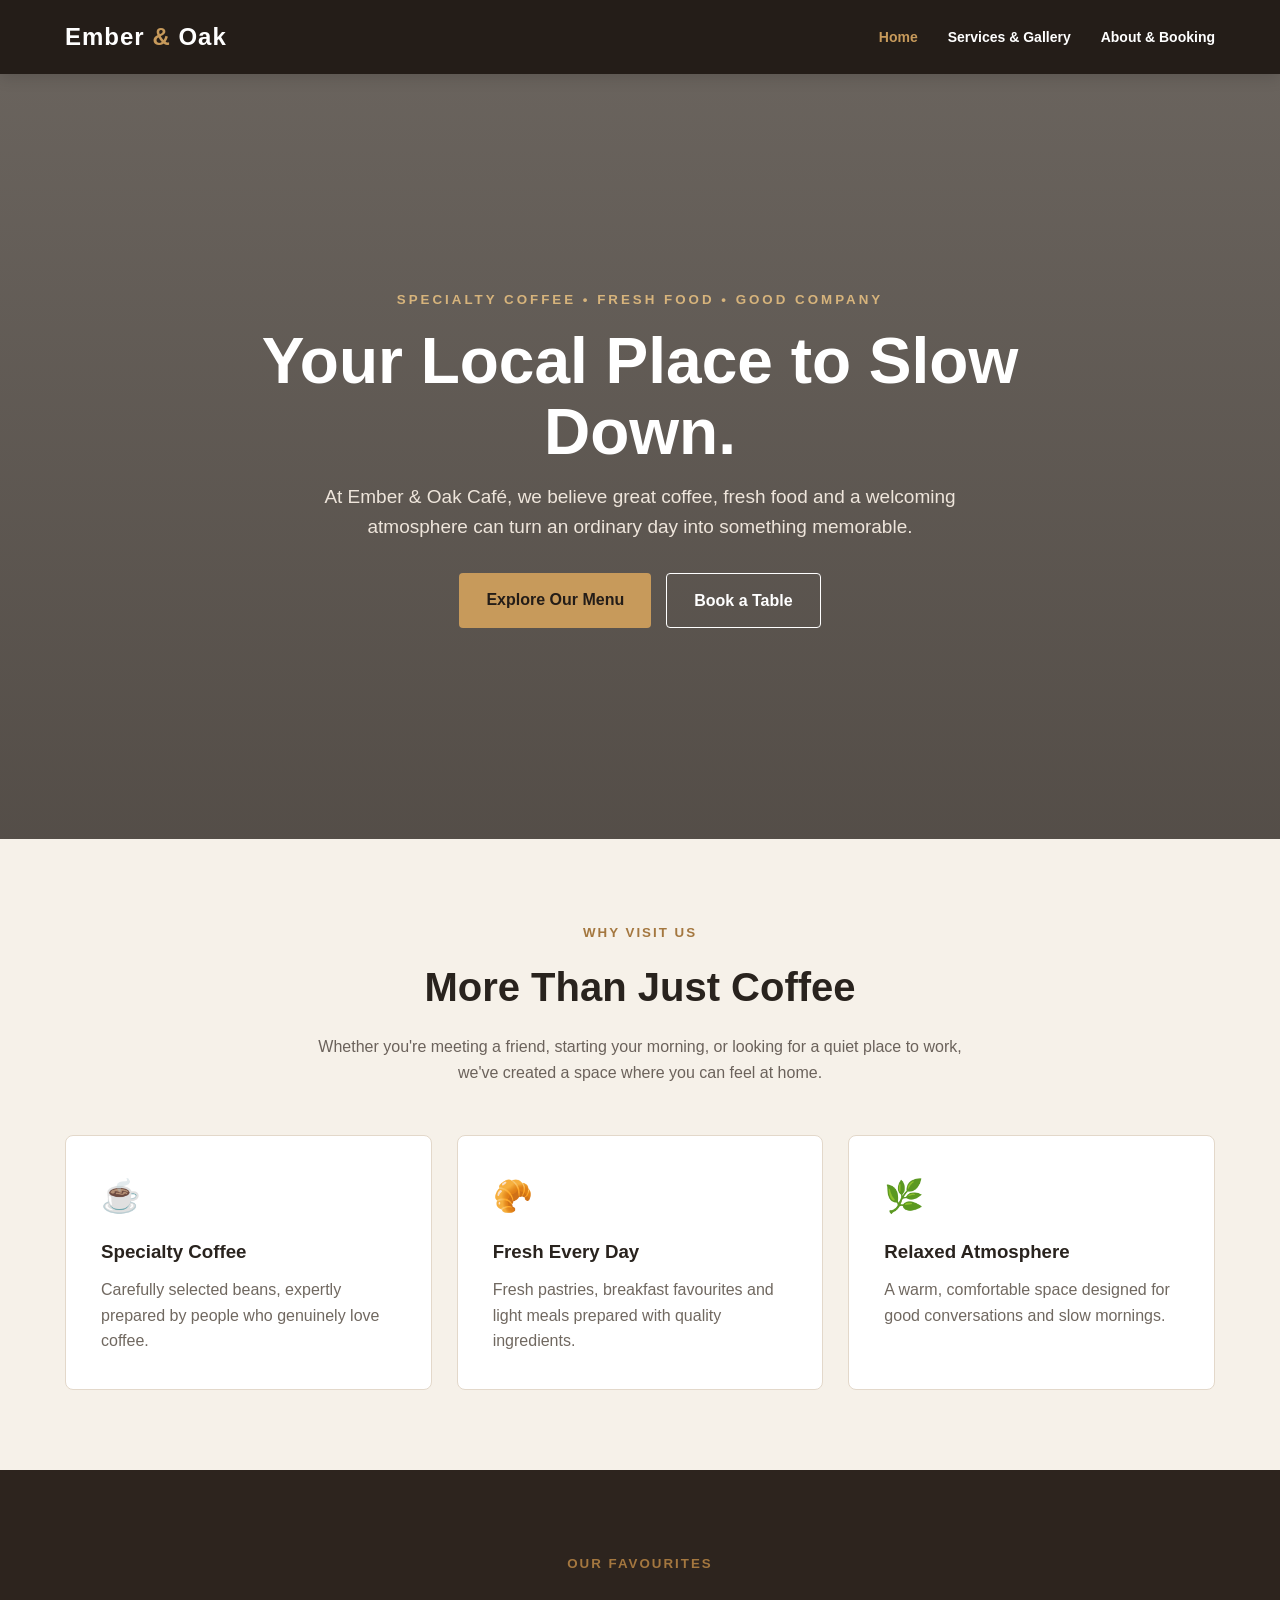
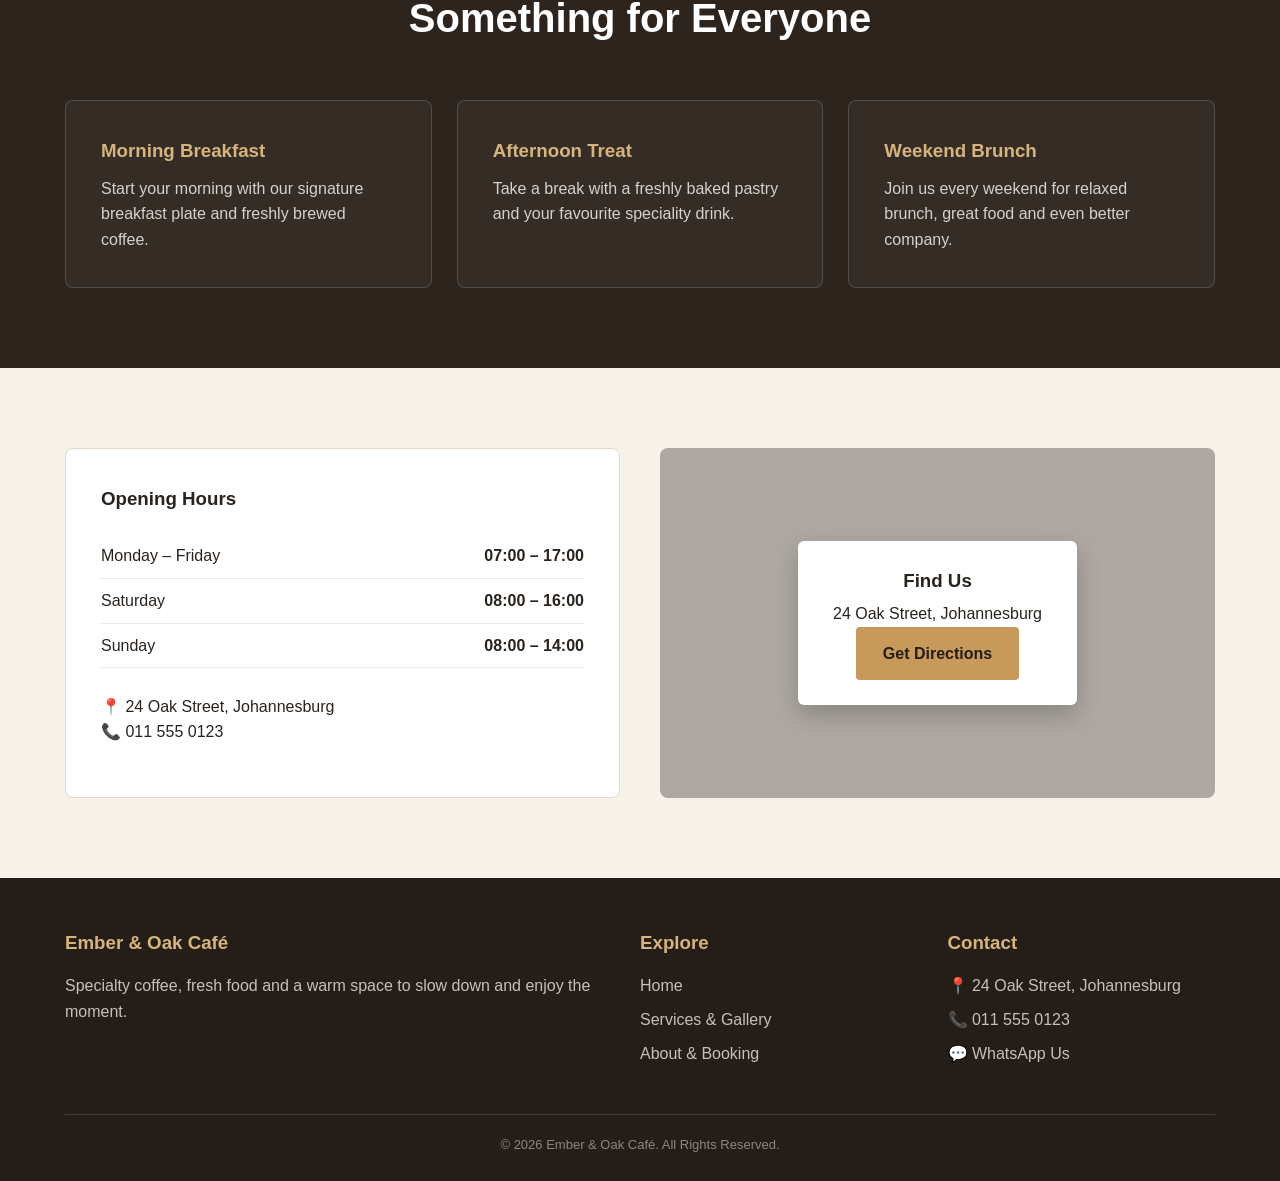
<file: index.html>
<!DOCTYPE html>
<html lang="en">
<head>
    <meta charset="UTF-8">
    <meta name="viewport" content="width=device-width, initial-scale=1.0">

    <title>Ember & Oak Café | Home</title>

    <link rel="stylesheet" href="style.css">
</head>

<body>

<!-- =========================
     NAVIGATION
========================= -->

<header>

    <nav class="navbar">

        <a href="index.html" class="logo">
            Ember <span>&</span> Oak
        </a>

        <ul class="nav-links">

            <li>
                <a href="index.html" class="active">
                    Home
                </a>
            </li>

            <li>
                <a href="services.html">
                    Services & Gallery
                </a>
            </li>

            <li>
                <a href="about.html">
                    About & Booking
                </a>
            </li>

        </ul>

    </nav>

</header>


<!-- =========================
     HERO
========================= -->

<main>

<section class="hero">

    <div class="hero-content">

        <small>
            Specialty Coffee • Fresh Food • Good Company
        </small>

        <h1>
            Your Local Place to Slow Down.
        </h1>

        <p>
            At Ember & Oak Café, we believe great coffee,
            fresh food and a welcoming atmosphere can turn
            an ordinary day into something memorable.
        </p>

        <div class="hero-buttons">

            <a href="services.html" class="btn btn-primary">
                Explore Our Menu
            </a>

            <a href="about.html" class="btn btn-outline">
                Book a Table
            </a>

        </div>

    </div>

</section>


<!-- =========================
     INTRODUCTION
========================= -->

<section class="section">

    <div class="container">

        <div class="section-heading">

            <small>
                Why Visit Us
            </small>

            <h2>
                More Than Just Coffee
            </h2>

            <p>
                Whether you're meeting a friend, starting your morning,
                or looking for a quiet place to work, we've created
                a space where you can feel at home.
            </p>

        </div>


        <div class="features">


            <div class="feature-card">

                <div class="feature-icon">
                    ☕
                </div>

                <h3>
                    Specialty Coffee
                </h3>

                <p>
                    Carefully selected beans, expertly prepared
                    by people who genuinely love coffee.
                </p>

            </div>


            <div class="feature-card">

                <div class="feature-icon">
                    🥐
                </div>

                <h3>
                    Fresh Every Day
                </h3>

                <p>
                    Fresh pastries, breakfast favourites and
                    light meals prepared with quality ingredients.
                </p>

            </div>


            <div class="feature-card">

                <div class="feature-icon">
                    🌿
                </div>

                <h3>
                    Relaxed Atmosphere
                </h3>

                <p>
                    A warm, comfortable space designed for
                    good conversations and slow mornings.
                </p>

            </div>


        </div>

    </div>

</section>


<!-- =========================
     FEATURED OFFERS
========================= -->

<section class="section offers">

    <div class="container">

        <div class="section-heading">

            <small>
                Our Favourites
            </small>

            <h2>
                Something for Everyone
            </h2>

        </div>


        <div class="offer-grid">


            <div class="offer-card">

                <h3>
                    Morning Breakfast
                </h3>

                <p>
                    Start your morning with our signature breakfast
                    plate and freshly brewed coffee.
                </p>

            </div>


            <div class="offer-card">

                <h3>
                    Afternoon Treat
                </h3>

                <p>
                    Take a break with a freshly baked pastry
                    and your favourite speciality drink.
                </p>

            </div>


            <div class="offer-card">

                <h3>
                    Weekend Brunch
                </h3>

                <p>
                    Join us every weekend for relaxed brunch,
                    great food and even better company.
                </p>

            </div>


        </div>

    </div>

</section>


<!-- =========================
     HOURS & LOCATION
========================= -->

<section class="section">

    <div class="container">

        <div class="info-grid">


            <div class="info-box">

                <h3>
                    Opening Hours
                </h3>

                <div class="hours-row">
                    <span>Monday – Friday</span>
                    <strong>07:00 – 17:00</strong>
                </div>

                <div class="hours-row">
                    <span>Saturday</span>
                    <strong>08:00 – 16:00</strong>
                </div>

                <div class="hours-row">
                    <span>Sunday</span>
                    <strong>08:00 – 14:00</strong>
                </div>

                <br>

                <p>
                    📍 24 Oak Street, Johannesburg
                </p>

                <p>
                    📞 011 555 0123
                </p>

            </div>


            <div class="map">

                <div class="map-content">

                    <h3>
                        Find Us
                    </h3>

                    <p>
                        24 Oak Street, Johannesburg
                    </p>

                    <a
                        href="https://www.google.com/maps/search/?api=1&query=24+Oak+Street+Johannesburg"
                        target="_blank"
                        class="btn btn-primary"
                    >
                        Get Directions
                    </a>

                </div>

            </div>


        </div>

    </div>

</section>

</main>


<!-- =========================
     FOOTER
========================= -->

<footer>

    <div class="footer-grid">


        <div class="footer-column">

            <h3>
                Ember & Oak Café
            </h3>

            <p>
                Specialty coffee, fresh food and a warm
                space to slow down and enjoy the moment.
            </p>

        </div>


        <div class="footer-column">

            <h3>
                Explore
            </h3>

            <a href="index.html">
                Home
            </a>

            <a href="services.html">
                Services & Gallery
            </a>

            <a href="about.html">
                About & Booking
            </a>

        </div>


        <div class="footer-column">

            <h3>
                Contact
            </h3>

            <p>
                📍 24 Oak Street, Johannesburg
            </p>

            <p>
                📞 011 555 0123
            </p>

            <a href="https://wa.me/27115550123" target="_blank">
                💬 WhatsApp Us
            </a>

        </div>


    </div>


    <div class="copyright">

        © 2026 Ember & Oak Café. All Rights Reserved.

    </div>

</footer>


</body>
  </html>
</file>
<file: style.css>
/* =========================
   GLOBAL
========================= */

* {
    margin: 0;
    padding: 0;
    box-sizing: border-box;
}

html {
    scroll-behavior: smooth;
}

body {
    font-family: Arial, Helvetica, sans-serif;
    background: #f6f1e9;
    color: #29231e;
    line-height: 1.6;
}

a {
    text-decoration: none;
    color: inherit;
}

button,
input,
select,
textarea {
    font-family: inherit;
}


/* =========================
   NAVIGATION
========================= */

header {
    position: sticky;
    top: 0;
    z-index: 1000;
    background: #241d18;
    color: #ffffff;
    box-shadow: 0 3px 15px rgba(0,0,0,0.15);
}

.navbar {
    max-width: 1200px;
    margin: auto;
    padding: 18px 25px;
    display: flex;
    justify-content: space-between;
    align-items: center;
}

.logo {
    font-size: 24px;
    font-weight: bold;
    letter-spacing: 1px;
}

.logo span {
    color: #c79a5b;
}

.nav-links {
    display: flex;
    gap: 30px;
    list-style: none;
}

.nav-links a {
    color: #ffffff;
    font-size: 14px;
    font-weight: bold;
    transition: 0.3s;
}

.nav-links a:hover,
.nav-links a.active {
    color: #c79a5b;
}


/* =========================
   HERO
========================= */

.hero {
    min-height: 85vh;

    background:
        linear-gradient(
            rgba(30, 23, 18, 0.65),
            rgba(30, 23, 18, 0.75)
        ),
        url("https://images.unsplash.com/photo-1445116572660-236099ec97a0?auto=format&fit=crop&w=1600&q=80");

    background-size: cover;
    background-position: center;

    display: flex;
    align-items: center;
    justify-content: center;

    text-align: center;
    color: white;

    padding: 40px 20px;
}

.hero-content {
    max-width: 800px;
}

.hero small {
    color: #d7b47c;
    font-weight: bold;
    letter-spacing: 3px;
    text-transform: uppercase;
}

.hero h1 {
    font-size: 64px;
    margin: 15px 0;
    line-height: 1.1;
}

.hero p {
    font-size: 19px;
    max-width: 650px;
    margin: auto;
    color: #eee5db;
}

.hero-buttons {
    margin-top: 30px;
    display: flex;
    justify-content: center;
    gap: 15px;
    flex-wrap: wrap;
}


/* =========================
   BUTTONS
========================= */

.btn {
    display: inline-block;
    padding: 14px 27px;
    border-radius: 4px;
    font-weight: bold;
    transition: 0.3s;
    cursor: pointer;
    border: none;
}

.btn-primary {
    background: #c79a5b;
    color: #241d18;
}

.btn-primary:hover {
    background: #e0bd88;
    transform: translateY(-2px);
}

.btn-outline {
    border: 1px solid white;
    color: white;
}

.btn-outline:hover {
    background: white;
    color: #241d18;
}


/* =========================
   GENERAL SECTIONS
========================= */

.section {
    padding: 80px 25px;
}

.container {
    max-width: 1150px;
    margin: auto;
}

.section-heading {
    text-align: center;
    margin-bottom: 50px;
}

.section-heading small {
    color: #a4773f;
    text-transform: uppercase;
    font-weight: bold;
    letter-spacing: 2px;
}

.section-heading h2 {
    font-size: 40px;
    margin-top: 10px;
}

.section-heading p {
    max-width: 650px;
    margin: 15px auto;
    color: #6b625b;
}


/* =========================
   FEATURE CARDS
========================= */

.features {
    display: grid;
    grid-template-columns: repeat(3, 1fr);
    gap: 25px;
}

.feature-card {
    background: #ffffff;
    padding: 35px;
    border-radius: 8px;
    border: 1px solid #e3d8ca;
    transition: 0.3s;
}

.feature-card:hover {
    transform: translateY(-6px);
    box-shadow: 0 15px 30px rgba(45, 34, 24, 0.12);
}

.feature-icon {
    font-size: 32px;
    margin-bottom: 15px;
}

.feature-card h3 {
    margin-bottom: 10px;
}

.feature-card p {
    color: #706860;
}


/* =========================
   OFFERS
========================= */

.offers {
    background: #2d241e;
    color: white;
}

.offer-grid {
    display: grid;
    grid-template-columns: repeat(3, 1fr);
    gap: 25px;
}

.offer-card {
    border: 1px solid rgba(255,255,255,0.15);
    padding: 35px;
    background: rgba(255,255,255,0.04);
    border-radius: 8px;
}

.offer-card h3 {
    color: #d7b47c;
    margin-bottom: 10px;
}

.offer-card p {
    color: #d7d0c9;
}


/* =========================
   HOURS & LOCATION
========================= */

.info-grid {
    display: grid;
    grid-template-columns: 1fr 1fr;
    gap: 40px;
    align-items: stretch;
}

.info-box {
    background: white;
    padding: 35px;
    border-radius: 8px;
    border: 1px solid #e3d8ca;
}

.info-box h3 {
    margin-bottom: 20px;
}

.hours-row {
    display: flex;
    justify-content: space-between;
    padding: 9px 0;
    border-bottom: 1px solid #eee7df;
}


/* =========================
   MAP
========================= */

.map {
    min-height: 350px;

    background:
        linear-gradient(
            rgba(37, 31, 26, 0.35),
            rgba(37, 31, 26, 0.35)
        ),
        url("https://images.unsplash.com/photo-1524666041070-9f7a9f4b3e3e?auto=format&fit=crop&w=1200&q=80");

    background-size: cover;
    background-position: center;

    border-radius: 8px;

    display: flex;
    align-items: center;
    justify-content: center;
}

.map-content {
    background: white;
    padding: 25px 35px;
    text-align: center;
    border-radius: 6px;
    box-shadow: 0 10px 25px rgba(0,0,0,0.2);
}

.map-content h3 {
    margin-bottom: 5px;
}


/* =========================
   PAGE HEADER
========================= */

.page-header {
    background: #2d241e;
    color: white;
    padding: 90px 25px;
    text-align: center;
}

.page-header h1 {
    font-size: 50px;
}

.page-header p {
    color: #d9d1c8;
    max-width: 650px;
    margin: 15px auto 0;
}


/* =========================
   SERVICES
========================= */

.services-grid {
    display: grid;
    grid-template-columns: repeat(2, 1fr);
    gap: 25px;
}

.service-card {
    background: white;
    border: 1px solid #e1d7cb;
    border-radius: 8px;
    padding: 30px;

    display: flex;
    justify-content: space-between;
    gap: 25px;

    transition: 0.3s;
}

.service-card:hover {
    transform: translateY(-4px);
    box-shadow: 0 12px 25px rgba(0,0,0,0.08);
}

.service-card h3 {
    margin-bottom: 8px;
}

.service-card p {
    color: #716961;
}

.price {
    color: #a4773f;
    font-size: 22px;
    font-weight: bold;
    white-space: nowrap;
}


/* =========================
   GALLERY
========================= */

.gallery {
    display: grid;
    grid-template-columns: repeat(3, 1fr);
    gap: 15px;
}

.gallery img {
    width: 100%;
    height: 280px;
    object-fit: cover;
    border-radius: 7px;
    transition: 0.3s;
}

.gallery img:hover {
    transform: scale(1.02);
}


/* =========================
   ABOUT
========================= */

.about-grid {
    display: grid;
    grid-template-columns: 1fr 1fr;
    gap: 50px;
    align-items: center;
}

.about-image img {
    width: 100%;
    height: 550px;
    object-fit: cover;
    border-radius: 8px;
}

.about-text h2 {
    font-size: 40px;
    margin-bottom: 20px;
}

.about-text p {
    color: #6d655e;
    margin-bottom: 20px;
}


/* =========================
   BOOKING
========================= */

.booking {
    background: #e9dfd2;
}

.form {
    max-width: 800px;
    margin: auto;
    background: white;
    padding: 40px;
    border-radius: 8px;
    box-shadow: 0 10px 30px rgba(45,34,24,0.08);
}

.form-grid {
    display: grid;
    grid-template-columns: 1fr 1fr;
    gap: 20px;
}

.form-group {
    display: flex;
    flex-direction: column;
    gap: 7px;
}

.form-group.full {
    grid-column: 1 / -1;
}

.form label {
    font-size: 14px;
    font-weight: bold;
}

.form input,
.form select,
.form textarea {
    padding: 13px;
    border: 1px solid #d8cec2;
    border-radius: 4px;
    outline: none;
}

.form textarea {
    min-height: 130px;
    resize: vertical;
}

.form input:focus,
.form select:focus,
.form textarea:focus {
    border-color: #a4773f;
}

.form button {
    margin-top: 20px;
    width: 100%;
}


/* =========================
   FOOTER
========================= */

footer {
    background: #241d18;
    color: white;
    padding: 50px 25px 25px;
}

.footer-grid {
    max-width: 1150px;
    margin: auto;

    display: grid;
    grid-template-columns: 2fr 1fr 1fr;

    gap: 40px;
}

.footer-column h3 {
    color: #d7b47c;
    margin-bottom: 15px;
}

.footer-column p,
.footer-column a {
    color: #c8c0b8;
    display: block;
    margin-bottom: 8px;
}

.footer-column a:hover {
    color: white;
}

.copyright {
    max-width: 1150px;
    margin: 40px auto 0;
    padding-top: 20px;
    border-top: 1px solid rgba(255,255,255,0.12);
    text-align: center;
    color: #8e867e;
    font-size: 13px;
}


/* =========================
   MOBILE
========================= */

@media (max-width: 800px) {

    .navbar {
        flex-direction: column;
        gap: 15px;
    }

    .nav-links {
        gap: 12px;
        flex-wrap: wrap;
        justify-content: center;
    }

    .nav-links a {
        font-size: 12px;
    }

    .hero h1 {
        font-size: 45px;
    }

    .features,
    .offer-grid,
    .services-grid,
    .gallery,
    .info-grid,
    .about-grid,
    .footer-grid {
        grid-template-columns: 1fr;
    }

    .form-grid {
        grid-template-columns: 1fr;
    }

    .form-group.full {
        grid-column: auto;
    }

    .page-header h1 {
        font-size: 38px;
    }

    .about-image img {
        height: 400px;
    }

}
</file>
